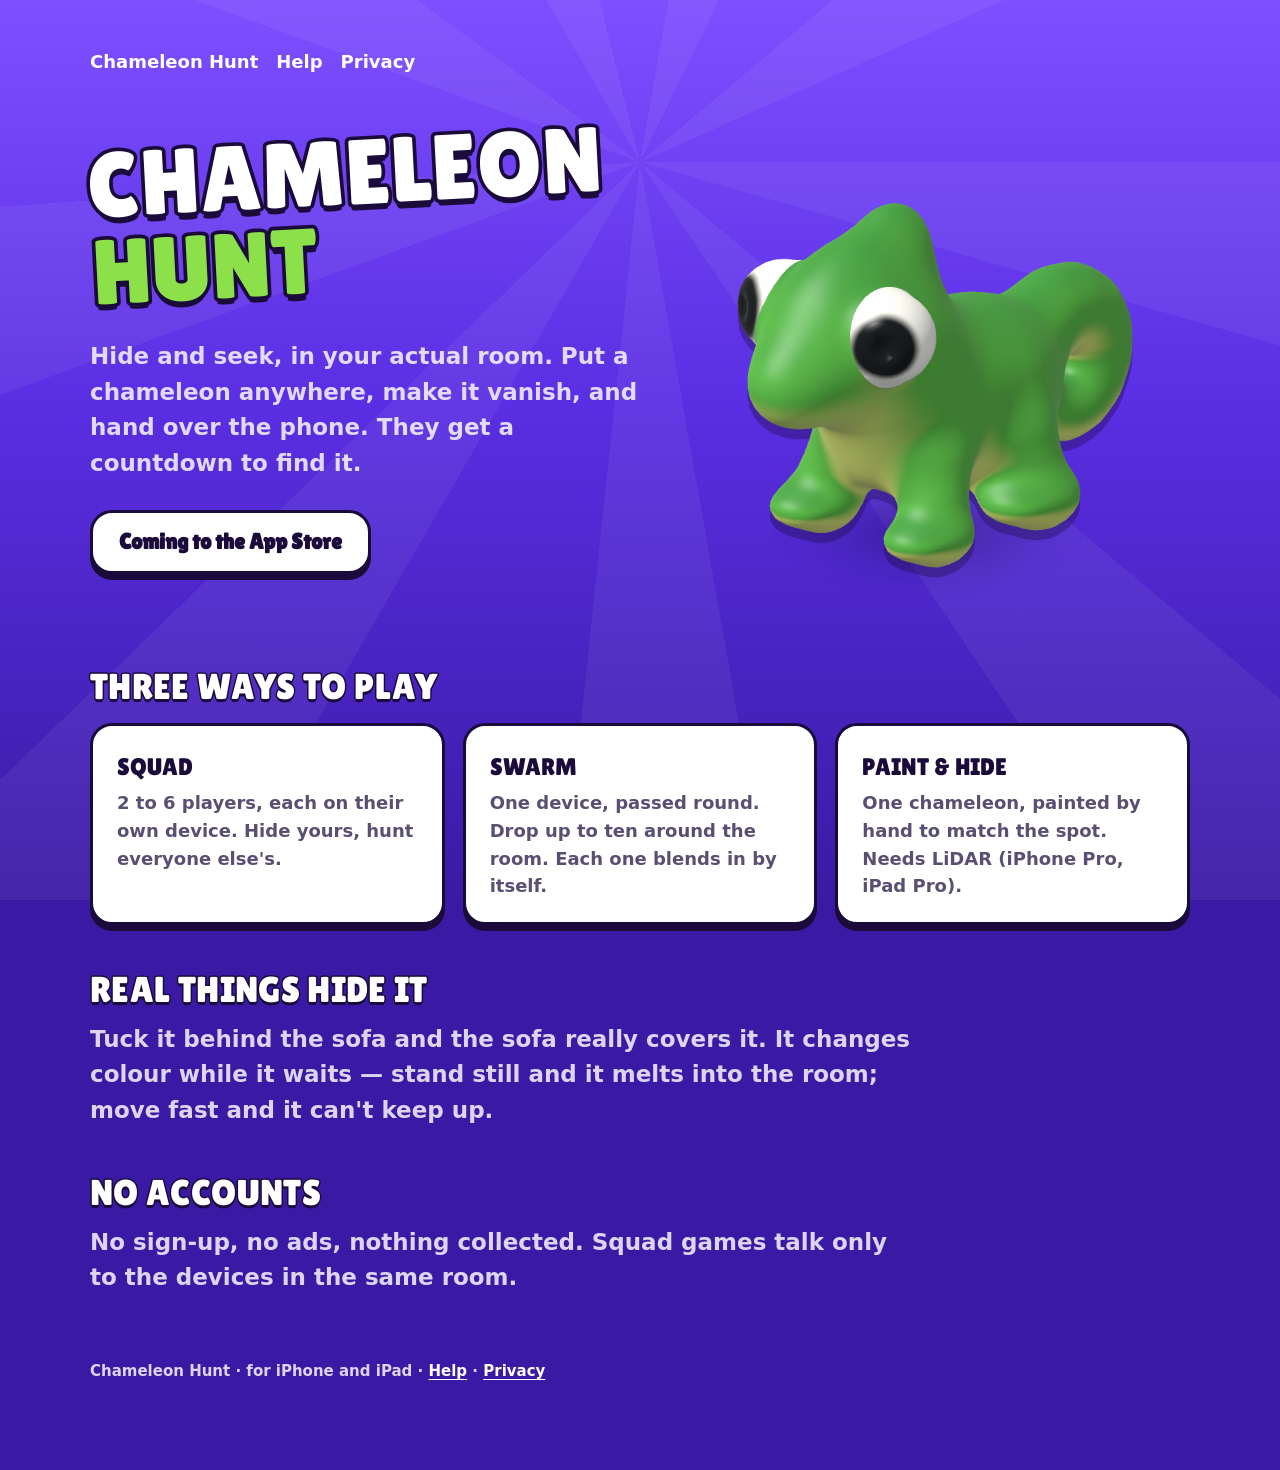
<file: docs/index.html>
<!doctype html>
<html lang="en">
<head>
  <meta charset="utf-8">
  <meta name="viewport" content="width=device-width, initial-scale=1">
  <title>Chameleon Hunt</title>
  <meta name="description" content="Hide and seek in your real room. Hide a chameleon, make it vanish, and see who can find it. For iPhone and iPad.">
  <meta property="og:title" content="Chameleon Hunt — hide and seek in your real room">
  <meta property="og:description" content="Hide a chameleon anywhere in the room, make it vanish, and see who can find it.">
  <meta property="og:image" content="images/crew-banner.png">
  <meta name="theme-color" content="#5a2ee2">
  <link rel="icon" href="images/icon.png">
  <link rel="preconnect" href="https://fonts.googleapis.com">
  <link rel="preconnect" href="https://fonts.gstatic.com" crossorigin>
  <link href="https://fonts.googleapis.com/css2?family=Lilita+One&display=swap" rel="stylesheet">
  <link rel="stylesheet" href="style.css">
</head>
<body>
  <main class="wrap wide">
    <nav><a href="./">Chameleon Hunt</a><a href="support.html">Help</a><a href="privacy.html">Privacy</a></nav>

    <section class="hero">
      <div>
        <h1 class="show">Chameleon <span class="lime">Hunt</span></h1>
        <p class="lede">Hide and seek, in your actual room. Put a chameleon anywhere, make it vanish, and hand over the phone. They get a countdown to find it.</p>
        <p style="margin-top:28px">
          <!-- Swap in the App Store link once the game is live:
               <a class="key" href="https://apps.apple.com/app/id6820470141">Download on the App Store</a> -->
          <span class="key soon">Coming to the App Store</span>
        </p>
      </div>
      <img src="images/chameleon-natural.png" alt="The Chameleon Hunt chameleon, a green toy lizard with big eyes">
    </section>

    <h2 class="show">Three ways to play</h2>
    <div class="cards">
      <div class="sticker"><h3>Squad</h3><p>2 to 6 players, each on their own device. Hide yours, hunt everyone else's.</p></div>
      <div class="sticker"><h3>Swarm</h3><p>One device, passed round. Drop up to ten around the room. Each one blends in by itself.</p></div>
      <div class="sticker"><h3>Paint &amp; Hide</h3><p>One chameleon, painted by hand to match the spot. Needs LiDAR (iPhone Pro, iPad Pro).</p></div>
    </div>

    <h2 class="show">Real things hide it</h2>
    <p class="lede" style="margin-top:0">Tuck it behind the sofa and the sofa really covers it. It changes colour while it waits — stand still and it melts into the room; move fast and it can't keep up.</p>

    <h2 class="show">No accounts</h2>
    <p class="lede" style="margin-top:0">No sign-up, no ads, nothing collected. Squad games talk only to the devices in the same room.</p>

    <footer>
      <p>Chameleon Hunt · for iPhone and iPad · <a href="support.html">Help</a> · <a href="privacy.html">Privacy</a></p>
    </footer>
  </main>
</body>
</html>
</file>
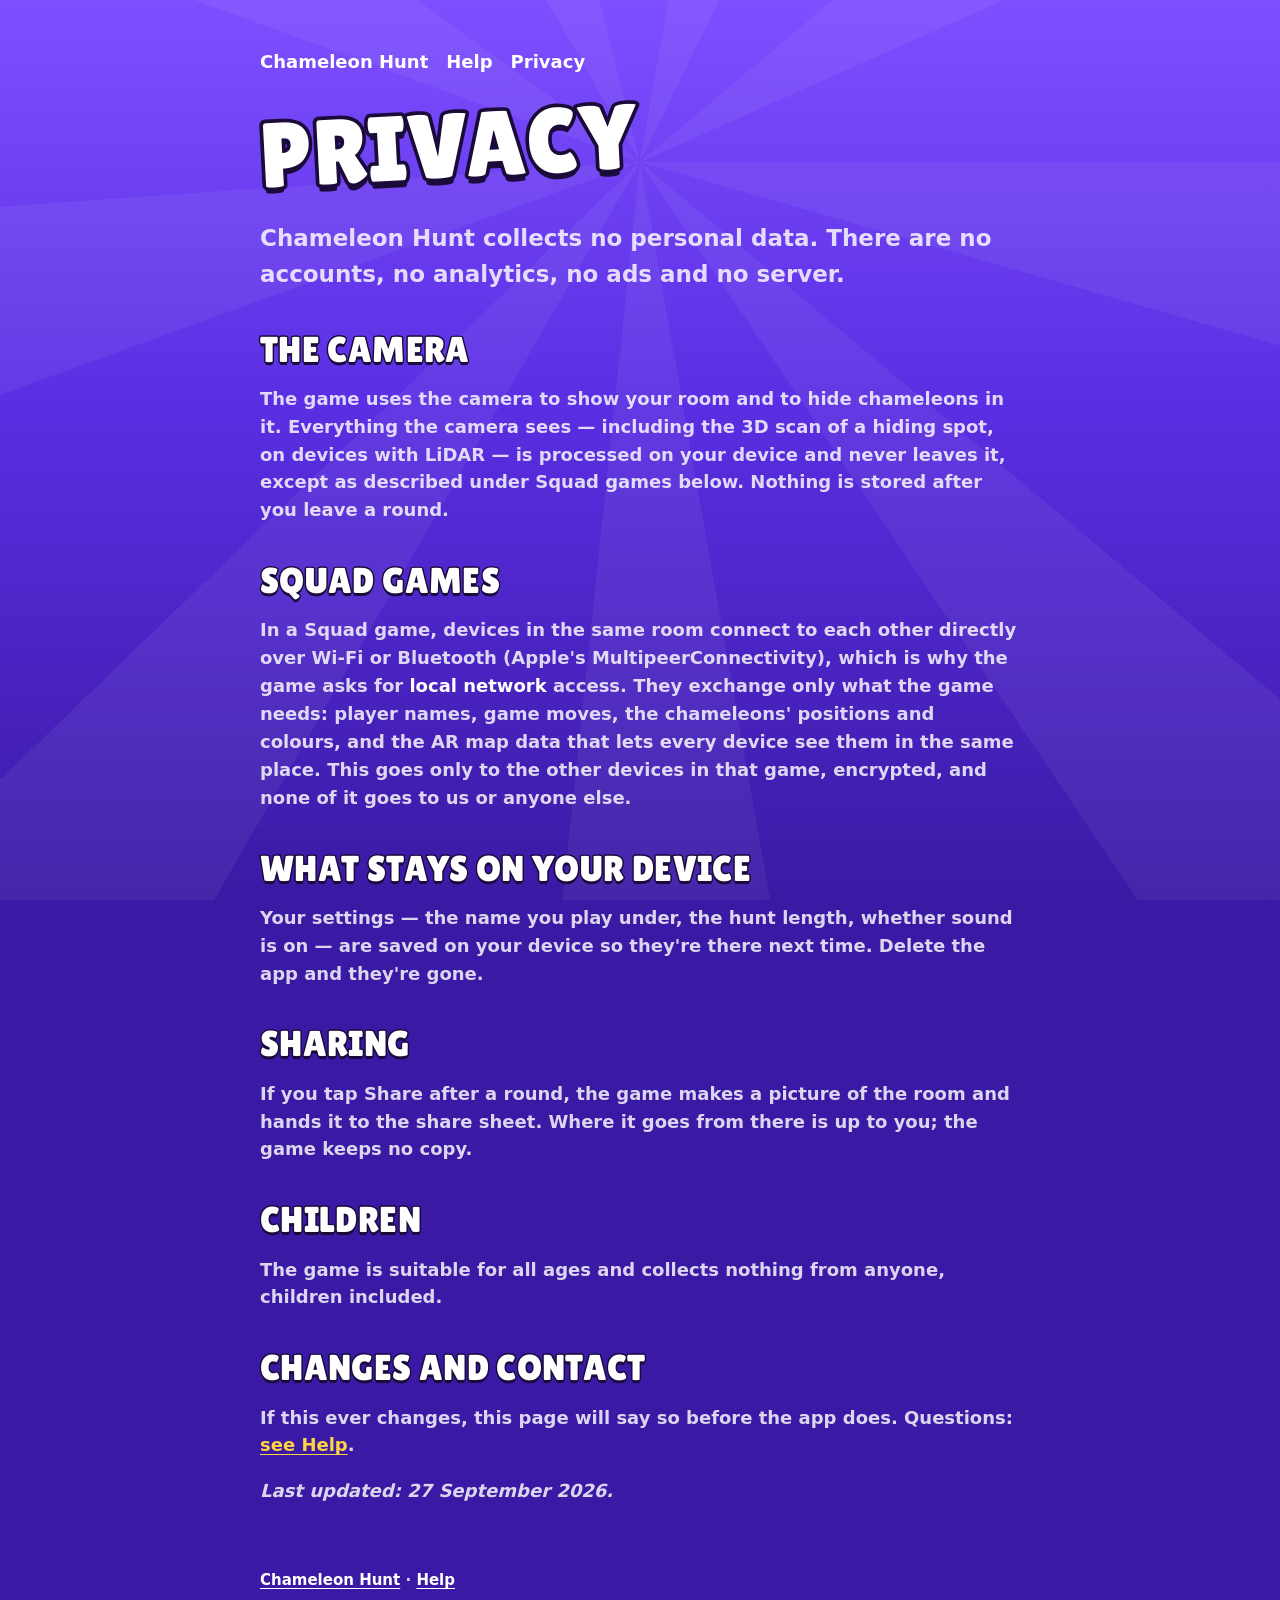
<file: docs/privacy.html>
<!doctype html>
<html lang="en">
<head>
  <meta charset="utf-8">
  <meta name="viewport" content="width=device-width, initial-scale=1">
  <title>Chameleon Hunt — Privacy</title>
  <meta name="description" content="Chameleon Hunt collects no personal data. No accounts, no analytics, no ads.">
  <meta name="theme-color" content="#5a2ee2">
  <link rel="icon" href="images/icon.png">
  <link rel="preconnect" href="https://fonts.googleapis.com">
  <link rel="preconnect" href="https://fonts.gstatic.com" crossorigin>
  <link href="https://fonts.googleapis.com/css2?family=Lilita+One&display=swap" rel="stylesheet">
  <link rel="stylesheet" href="style.css">
</head>
<body>
  <main class="wrap prose">
    <nav><a href="./">Chameleon Hunt</a><a href="support.html">Help</a><a href="privacy.html">Privacy</a></nav>
    <h1 class="show">Privacy</h1>
    <p class="lede">Chameleon Hunt collects no personal data. There are no accounts, no analytics, no ads and no server.</p>

    <h2 class="show">The camera</h2>
    <p>The game uses the camera to show your room and to hide chameleons in it. Everything the camera sees — including the 3D scan of a hiding spot, on devices with LiDAR — is processed on your device and never leaves it, except as described under Squad games below. Nothing is stored after you leave a round.</p>

    <h2 class="show">Squad games</h2>
    <p>In a Squad game, devices in the same room connect to each other directly over Wi-Fi or Bluetooth (Apple's MultipeerConnectivity), which is why the game asks for <strong>local network</strong> access. They exchange only what the game needs: player names, game moves, the chameleons' positions and colours, and the AR map data that lets every device see them in the same place. This goes only to the other devices in that game, encrypted, and none of it goes to us or anyone else.</p>

    <h2 class="show">What stays on your device</h2>
    <p>Your settings — the name you play under, the hunt length, whether sound is on — are saved on your device so they're there next time. Delete the app and they're gone.</p>

    <h2 class="show">Sharing</h2>
    <p>If you tap Share after a round, the game makes a picture of the room and hands it to the share sheet. Where it goes from there is up to you; the game keeps no copy.</p>

    <h2 class="show">Children</h2>
    <p>The game is suitable for all ages and collects nothing from anyone, children included.</p>

    <h2 class="show">Changes and contact</h2>
    <p>If this ever changes, this page will say so before the app does. Questions: <a href="support.html">see Help</a>.</p>
    <p><em>Last updated: 27 September 2026.</em></p>

    <footer><p><a href="./">Chameleon Hunt</a> · <a href="support.html">Help</a></p></footer>
  </main>
</body>
</html>
</file>
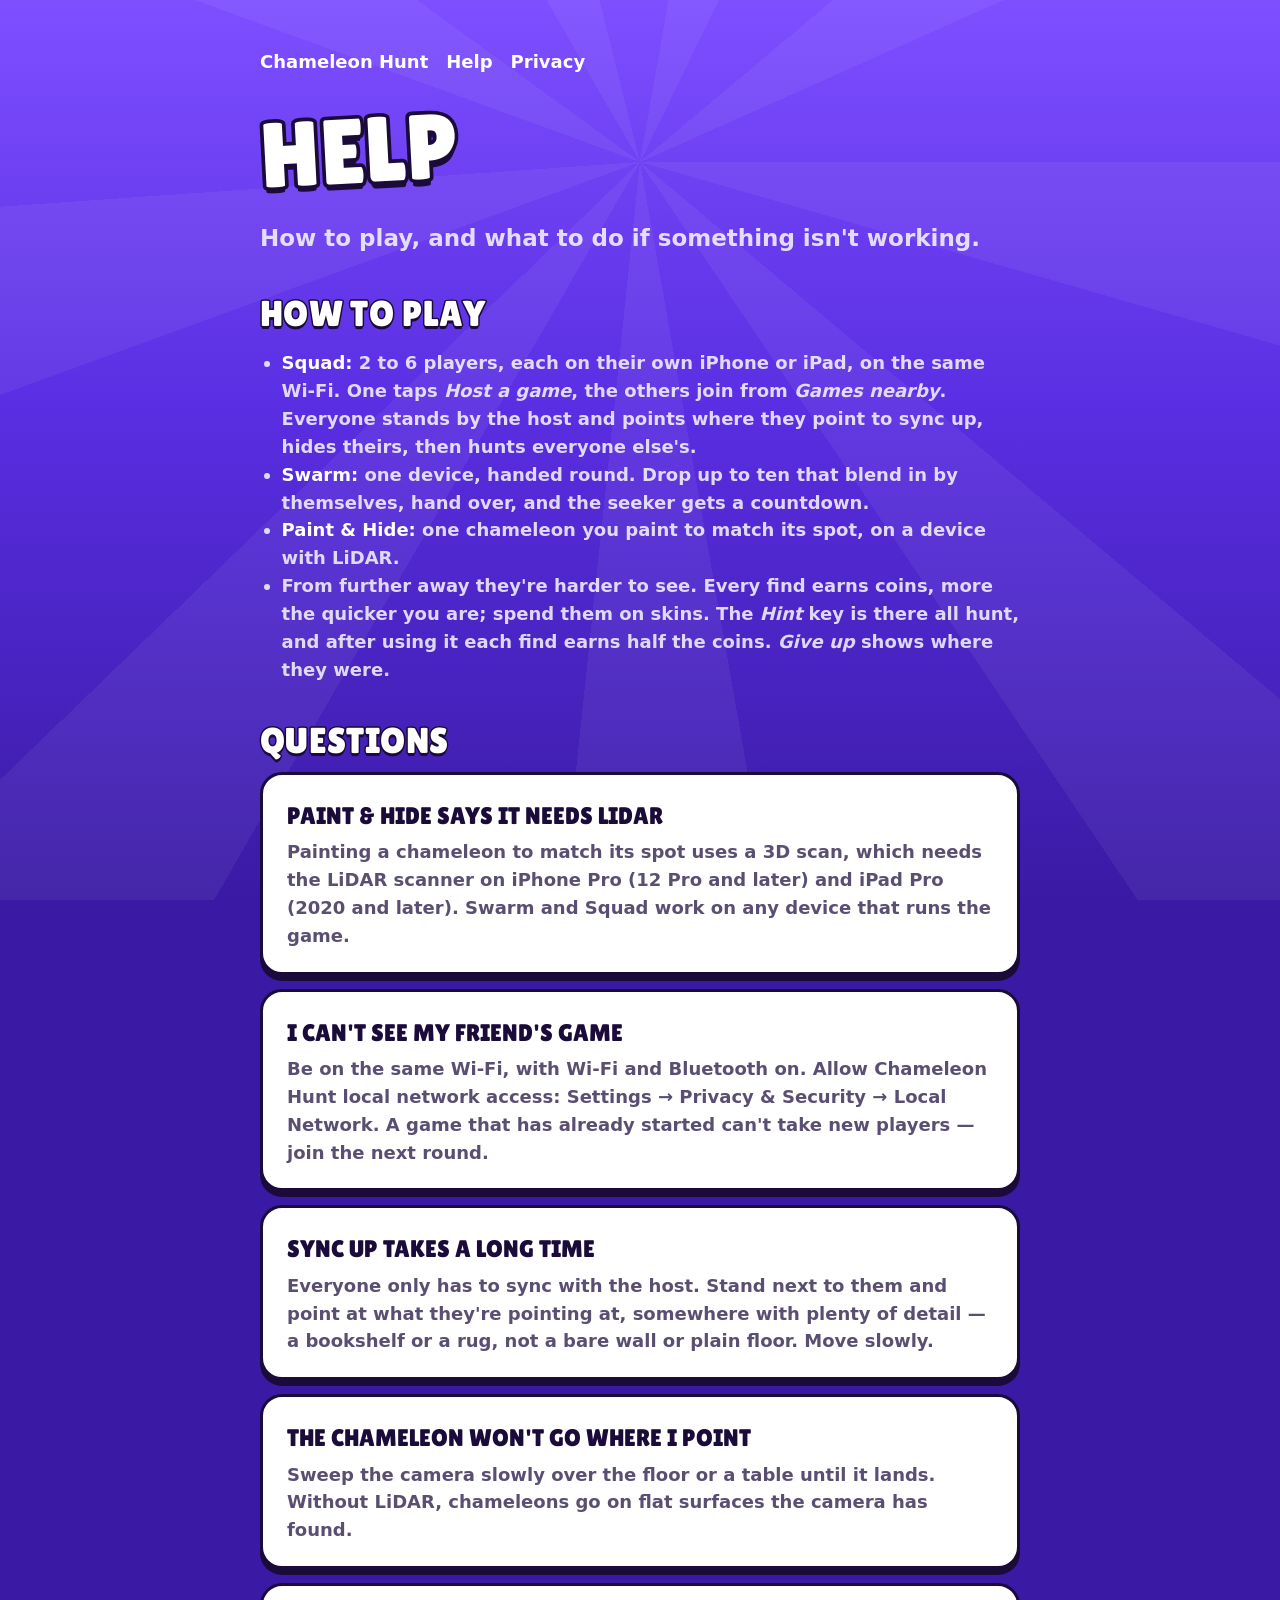
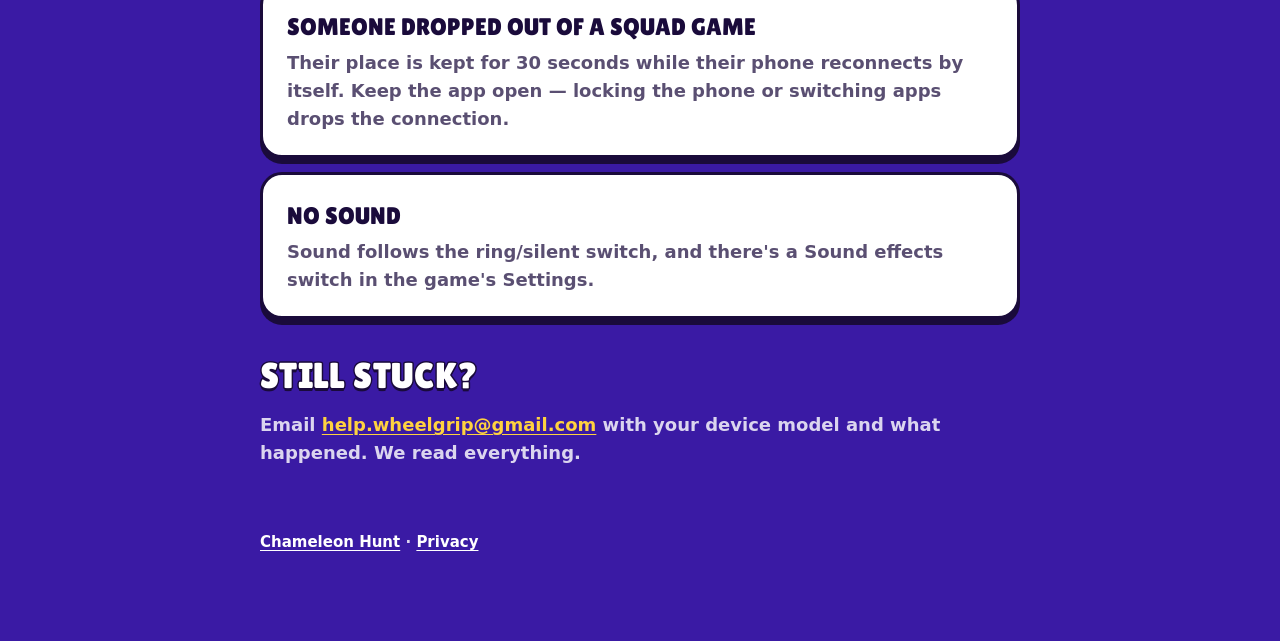
<file: docs/support.html>
<!doctype html>
<html lang="en">
<head>
  <meta charset="utf-8">
  <meta name="viewport" content="width=device-width, initial-scale=1">
  <title>Chameleon Hunt — Help</title>
  <meta name="description" content="How to play Chameleon Hunt, and what to do if something isn't working.">
  <meta name="theme-color" content="#5a2ee2">
  <link rel="icon" href="images/icon.png">
  <link rel="preconnect" href="https://fonts.googleapis.com">
  <link rel="preconnect" href="https://fonts.gstatic.com" crossorigin>
  <link href="https://fonts.googleapis.com/css2?family=Lilita+One&display=swap" rel="stylesheet">
  <link rel="stylesheet" href="style.css">
</head>
<body>
  <main class="wrap prose">
    <nav><a href="./">Chameleon Hunt</a><a href="support.html">Help</a><a href="privacy.html">Privacy</a></nav>
    <h1 class="show">Help</h1>
    <p class="lede">How to play, and what to do if something isn't working.</p>

    <h2 class="show">How to play</h2>
    <ul>
      <li><strong>Squad:</strong> 2 to 6 players, each on their own iPhone or iPad, on the same Wi-Fi. One taps <em>Host a game</em>, the others join from <em>Games nearby</em>. Everyone stands by the host and points where they point to sync up, hides theirs, then hunts everyone else's.</li>
      <li><strong>Swarm:</strong> one device, handed round. Drop up to ten that blend in by themselves, hand over, and the seeker gets a countdown.</li>
      <li><strong>Paint &amp; Hide:</strong> one chameleon you paint to match its spot, on a device with LiDAR.</li>
      <li>From further away they're harder to see. Every find earns coins, more the quicker you are; spend them on skins. The <em>Hint</em> key is there all hunt, and after using it each find earns half the coins. <em>Give up</em> shows where they were.</li>
    </ul>

    <h2 class="show">Questions</h2>
    <div class="faq">
      <div class="sticker"><h3>Paint &amp; Hide says it needs LiDAR</h3><p>Painting a chameleon to match its spot uses a 3D scan, which needs the LiDAR scanner on iPhone Pro (12 Pro and later) and iPad Pro (2020 and later). Swarm and Squad work on any device that runs the game.</p></div>
      <div class="sticker"><h3>I can't see my friend's game</h3><p>Be on the same Wi-Fi, with Wi-Fi and Bluetooth on. Allow Chameleon Hunt local network access: Settings → Privacy &amp; Security → Local Network. A game that has already started can't take new players — join the next round.</p></div>
      <div class="sticker"><h3>Sync up takes a long time</h3><p>Everyone only has to sync with the host. Stand next to them and point at what they're pointing at, somewhere with plenty of detail — a bookshelf or a rug, not a bare wall or plain floor. Move slowly.</p></div>
      <div class="sticker"><h3>The chameleon won't go where I point</h3><p>Sweep the camera slowly over the floor or a table until it lands. Without LiDAR, chameleons go on flat surfaces the camera has found.</p></div>
      <div class="sticker"><h3>Someone dropped out of a Squad game</h3><p>Their place is kept for 30 seconds while their phone reconnects by itself. Keep the app open — locking the phone or switching apps drops the connection.</p></div>
      <div class="sticker"><h3>No sound</h3><p>Sound follows the ring/silent switch, and there's a Sound effects switch in the game's Settings.</p></div>
    </div>

    <h2 class="show">Still stuck?</h2>
    <!-- Put a contact address here before publishing, e.g. a dedicated support email. -->
    <p>Email <a href="mailto:help.wheelgrip@gmail.com">help.wheelgrip@gmail.com</a> with your device model and what happened. We read everything.</p>

    <footer><p><a href="./">Chameleon Hunt</a> · <a href="privacy.html">Privacy</a></p></footer>
  </main>
</body>
</html>
</file>
<file: docs/style.css>
/* ChameleonHunt's website: the show's violet stage, Lilita lettering with an ink
   outline, white stickers with ink edges and hard shadows — the same look as the game. */

:root {
  --stage-top: #7d4fff;
  --stage: #5a2ee2;
  --stage-bottom: #3a1aa4;
  --card: #2c158c;
  --ink: #1a0b3b;
  --paper: #ffffff;
  --paper-lip: #c9bff0;
  --lime: #8ce04a;
  --lime-lip: #4e9c27;
  --sun: #ffd23f;
  --pink: #ff4fa6;
  --cyan: #3ed3ff;
  --text: #ffffff;
  --muted: rgba(255, 255, 255, 0.82);
}

* { box-sizing: border-box; }

html { background: var(--stage-bottom); }

body {
  margin: 0;
  min-height: 100vh;
  color: var(--text);
  font: 600 18px/1.55 ui-rounded, "SF Pro Rounded", system-ui, -apple-system, "Segoe UI", sans-serif;
  background:
    repeating-conic-gradient(from 10deg at 50% 18%, rgba(255, 255, 255, 0.055) 0deg 16deg, transparent 16deg 40deg),
    linear-gradient(var(--stage-top), var(--stage) 45%, var(--stage-bottom));
  background-attachment: fixed;
}

a { color: var(--sun); text-underline-offset: 3px; }
a:hover { color: var(--text); }
::selection { background: var(--sun); color: var(--ink); }

.wrap { width: min(760px, 100% - 32px); margin: 0 auto; padding: 48px 0 72px; }

.show {
  font-family: "Lilita One", ui-rounded, system-ui, sans-serif;
  font-weight: 400;
  text-transform: uppercase;
  letter-spacing: 0.01em;
  line-height: 0.95;
  color: var(--text);
  -webkit-text-stroke: 0.08em var(--ink);
  paint-order: stroke fill;
  text-shadow: 0 0.07em 0 var(--ink);
}

h1.show { font-size: clamp(44px, 9vw, 92px); margin: 0; transform: rotate(-3deg); transform-origin: left; }
h1.show .lime { color: var(--lime); }
h2.show { font-size: clamp(26px, 5vw, 36px); margin: 48px 0 14px; }

.lede { font-size: clamp(19px, 3vw, 23px); color: var(--muted); max-width: 36em; margin: 22px 0 0; }

.sticker {
  background: var(--paper);
  color: var(--ink);
  border: 3px solid var(--ink);
  border-radius: 22px;
  box-shadow: 0 6px 0 var(--ink);
  padding: 22px 24px;
}
.sticker h3 { font-family: "Lilita One", ui-rounded, sans-serif; font-weight: 400; font-size: 24px; margin: 0 0 4px; text-transform: uppercase; }
.sticker p { margin: 0; color: rgba(26, 11, 59, 0.72); }

.cards { display: grid; gap: 18px; grid-template-columns: repeat(auto-fit, minmax(210px, 1fr)); margin-top: 18px; }

.key {
  display: inline-block;
  font-family: "Lilita One", ui-rounded, sans-serif;
  font-size: 22px;
  text-decoration: none;
  color: var(--ink);
  background: var(--lime);
  border: 3px solid var(--ink);
  border-radius: 22px;
  padding: 12px 26px;
  box-shadow: 0 6px 0 var(--ink);
}
.key:hover { color: var(--ink); transform: translateY(2px); box-shadow: 0 4px 0 var(--ink); }
.key.soon { background: var(--paper); }

.hero { display: grid; gap: 28px; align-items: center; grid-template-columns: 1fr; }
.hero img { width: min(520px, 100%); justify-self: center; filter: drop-shadow(0 10px 0 rgba(26, 11, 59, 0.35)); }
@media (min-width: 820px) {
  .wrap.wide { width: min(1100px, 100% - 48px); }
  .hero { grid-template-columns: 1.1fr 1fr; }
}

.prose h2.show { margin-top: 40px; }
.prose p, .prose li { color: var(--muted); }
.prose strong { color: var(--text); }
.prose ul { padding-left: 1.2em; }
/* Inside a white sticker the page's pale text would be white on white (it was, on the
   help page's answers): dark ink there, whatever the page around it uses. */
.prose .sticker p, .prose .sticker li { color: rgba(26, 11, 59, 0.72); }
.prose .sticker strong { color: var(--ink); }
.sticker a { color: var(--stage); }
.sticker a:hover { color: var(--ink); }

.faq { display: grid; gap: 14px; margin-top: 14px; }

footer { margin-top: 64px; color: var(--muted); font-size: 15px; }
footer a { color: var(--text); }
nav { display: flex; gap: 18px; flex-wrap: wrap; margin-bottom: 36px; font-weight: 700; }
nav a { color: var(--text); text-decoration: none; }
nav a:hover { color: var(--sun); }
</file>
